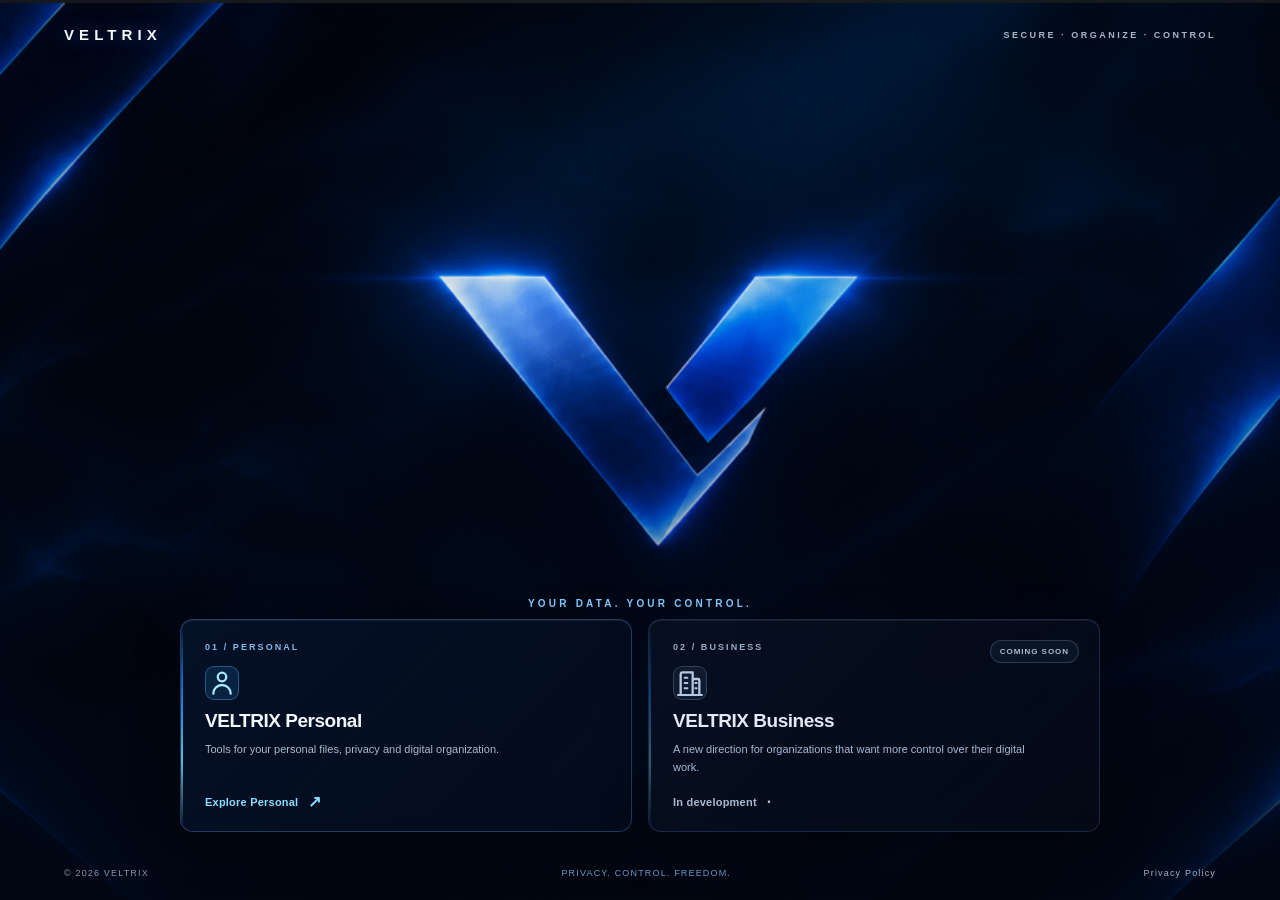
<file: index.html>
<!doctype html>
<html lang="de">
<head>
  <meta charset="utf-8">
  <meta name="viewport" content="width=device-width, initial-scale=1">
  <meta name="color-scheme" content="dark">
  <meta name="theme-color" content="#030817">
  <meta name="description" content="VELTRIX – sichere und kontrollierte digitale Lösungen für Personal und Business.">
  <title>VELTRIX – Your data. Your control.</title>
  <link rel="stylesheet" href="landing.css">
</head>
<body>
  <main class="landing">
    <div class="background-shade" aria-hidden="true"></div>

    <header class="topbar">
      <a class="wordmark" href="index.html" aria-label="VELTRIX Startseite">VELTRIX</a>
      <span class="top-label">SECURE · ORGANIZE · CONTROL</span>
    </header>

    <section class="choice-area" aria-labelledby="choice-title">
      <p class="eyebrow">YOUR DATA. YOUR CONTROL.</p>

      <div class="choice-grid">
        <a class="choice-card personal" href="personal.html">
          <span class="card-index">01 / PERSONAL</span>

          <span class="card-icon" aria-hidden="true">
            <svg viewBox="0 0 24 24" fill="none" xmlns="http://www.w3.org/2000/svg">
              <circle cx="12" cy="7.5" r="3.2" stroke="currentColor" stroke-width="1.7"/>
              <path d="M5.5 20C5.5 16.4 8.4 13.5 12 13.5C15.6 13.5 18.5 16.4 18.5 20" stroke="currentColor" stroke-width="1.7" stroke-linecap="round"/>
            </svg>
          </span>

          <span class="card-title">VELTRIX Personal</span>
          <span class="card-description">Tools for your personal files, privacy and digital organization.</span>
          <span class="card-action">Explore Personal <span aria-hidden="true">↗</span></span>
        </a>

        <article class="choice-card business" aria-label="VELTRIX Business – in development">
          <span class="card-index">02 / BUSINESS</span>

          <span class="card-icon" aria-hidden="true">
            <svg viewBox="0 0 24 24" fill="none" xmlns="http://www.w3.org/2000/svg">
              <path d="M5 21V5.5C5 4.7 5.7 4 6.5 4H14V21" stroke="currentColor" stroke-width="1.7" stroke-linejoin="round"/>
              <path d="M14 9H18C18.6 9 19 9.4 19 10V21" stroke="currentColor" stroke-width="1.7" stroke-linejoin="round"/>
              <path d="M8 8H10M8 12H10M8 16H10M16 12H17M16 16H17M3 21H21" stroke="currentColor" stroke-width="1.5" stroke-linecap="round"/>
            </svg>
          </span>

          <span class="card-title">VELTRIX Business</span>
          <span class="card-description">A new direction for organizations that want more control over their digital work.</span>
          <span class="card-action coming-soon">In development <span aria-hidden="true">·</span></span>
          <span class="soon-note">Coming soon</span>
        </article>
      </div>
    </section>

    <footer class="footer">
      <span>© 2026 VELTRIX</span>
      <span class="footer-motto">PRIVACY. CONTROL. FREEDOM.</span>
      <nav aria-label="Rechtliche Informationen">
        <a href="datenschutz.html">Privacy Policy</a>

      </nav>
    </footer>
  </main>
</body>
</html>
</file>
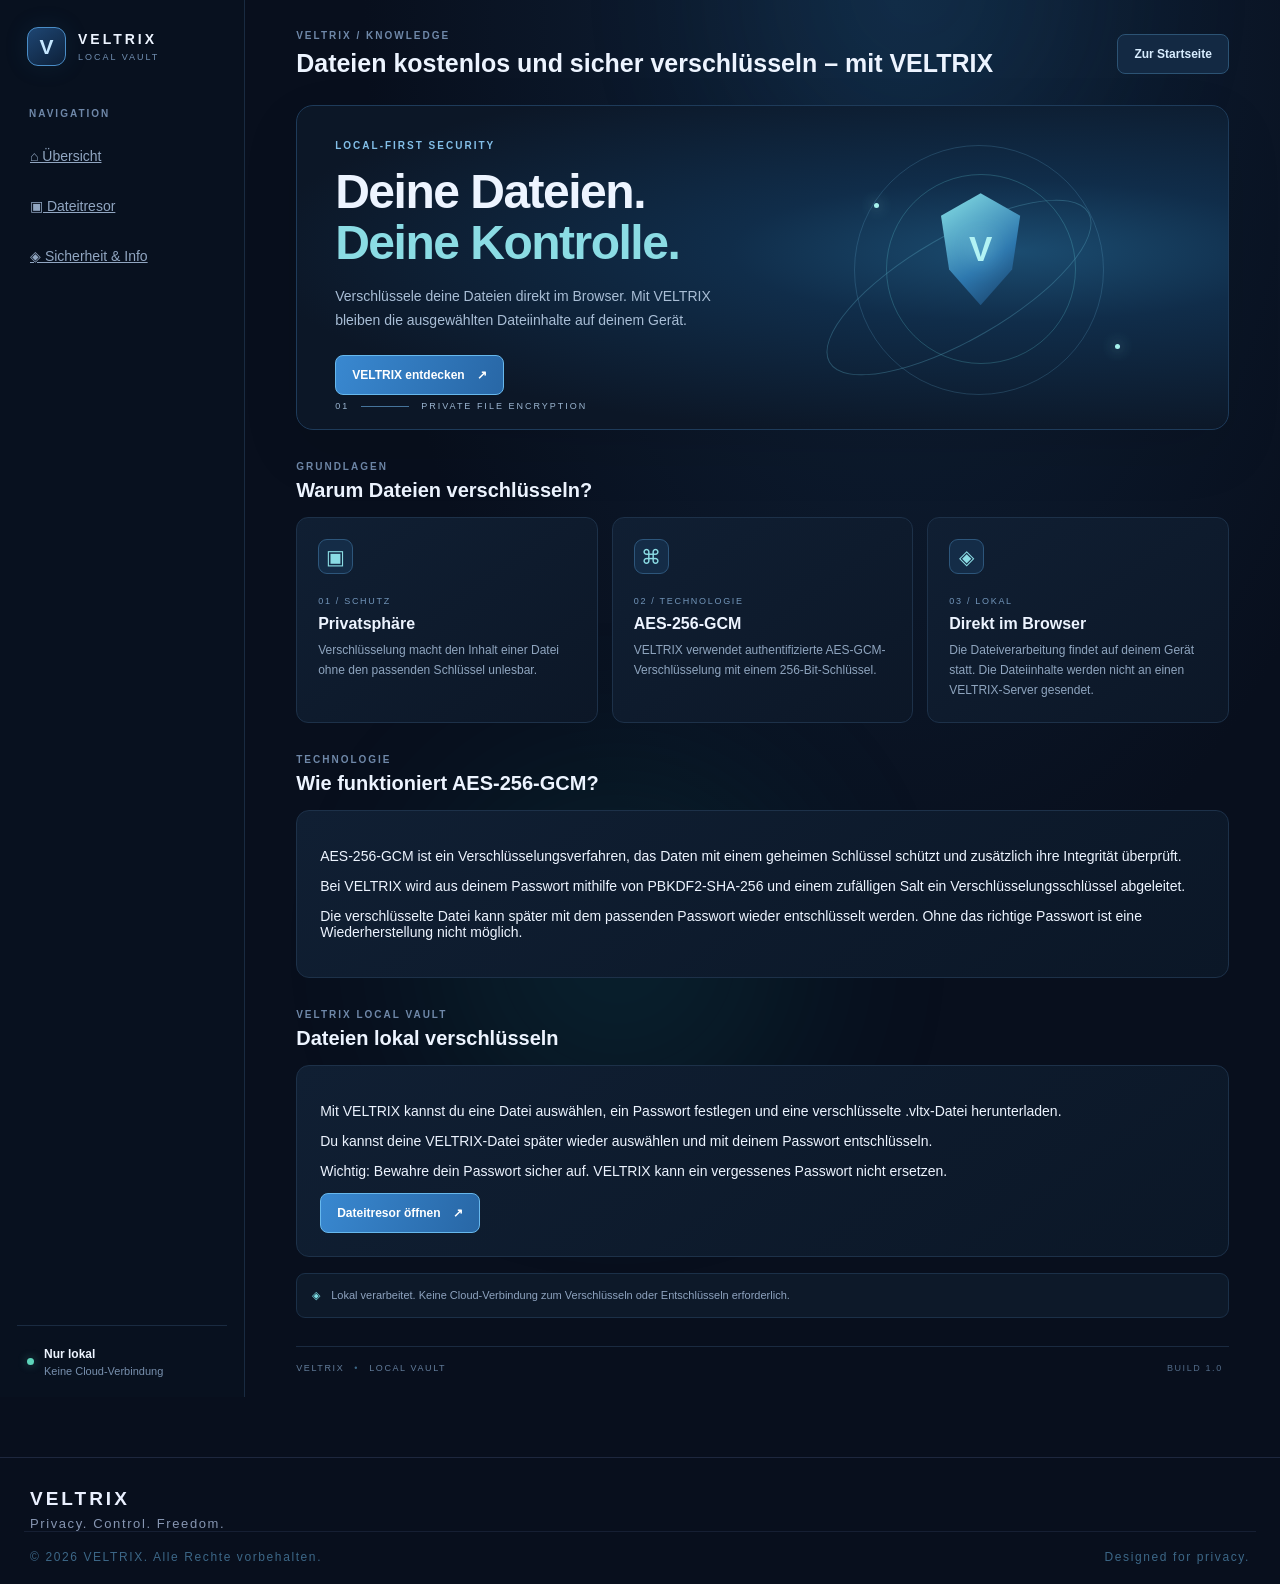
<file: dateien-verschluesseln.html>
<!doctype html>
<html lang="de">
<head>
  <meta charset="utf-8">
  <meta name="viewport" content="width=device-width, initial-scale=1">
  <meta name="color-scheme" content="dark">

  <title>Dateien verschlüsseln – VELTRIX Local Vault</title>

  <meta name="description" content="Dateien lokal verschlüsseln mit VELTRIX. Entdecke AES-256-GCM, passwortbasierte Verschlüsselung und einen privaten Dateitresor direkt im Browser.">

  <meta name="robots" content="index, follow">
  <link rel="canonical" href="https://veltrix-group.github.io/Veltrix/dateien-verschluesseln.html">

  <meta http-equiv="Content-Security-Policy" content="default-src 'self' blob: data:; script-src 'self'; style-src 'self'; img-src 'self' data:; connect-src 'self'; object-src 'none'; base-uri 'self'; form-action 'none'">

  <link rel="stylesheet" href="style.css">
</head>

<body>
  <div class="ambient ambient-one"></div>
  <div class="ambient ambient-two"></div>

  <div class="shell">
    <aside class="sidebar">
      <a class="brand" href="index.html" aria-label="VELTRIX Startseite">
        <span class="brand-mark">V</span>
        <span class="brand-copy">
          <strong>VELTRIX</strong>
          <small>LOCAL VAULT</small>
        </span>
      </a>

      <div class="nav-caption">NAVIGATION</div>
      <a class="nav-item" href="index.html">⌂ Übersicht</a>
      <a class="nav-item" href="index.html#view-vault">▣ Dateitresor</a>
      <a class="nav-item" href="index.html#view-privacy">◈ Sicherheit & Info</a>

      <div class="sidebar-bottom">
        <span class="status-dot"></span>
        <div>
          <strong>Nur lokal</strong>
          <small>Keine Cloud-Verbindung</small>
        </div>
      </div>
    </aside>

    <main class="main">
      <header class="topbar">
        <div>
          <div class="eyebrow">VELTRIX / KNOWLEDGE</div>
          <h1>Dateien kostenlos und sicher verschlüsseln – mit VELTRIX</h1>
        </div>
        <div class="top-actions">
          <a class="button button-secondary" href="index.html">Zur Startseite</a>
        </div>
      </header>

      <section class="view active">
        <div class="hero">
          <div class="hero-copy">
            <div class="eyebrow hero-eyebrow">LOCAL-FIRST SECURITY</div>
            <h2>Deine Dateien.<br><em>Deine Kontrolle.</em></h2>
            <p>
              Verschlüssele deine Dateien direkt im Browser.
              Mit VELTRIX bleiben die ausgewählten Dateiinhalte
              auf deinem Gerät.
            </p>
            <a class="button button-primary" href="index.html">
              VELTRIX entdecken <span>↗</span>
            </a>
          </div>

          <div class="hero-art" aria-hidden="true">
            <div class="halo halo-a"></div>
            <div class="halo halo-b"></div>
            <div class="orbit"></div>
            <div class="gem"><span>V</span></div>
            <div class="spark spark-a"></div>
            <div class="spark spark-b"></div>
          </div>

          <div class="hero-foot">
            <span>01</span>
            <span class="hero-line"></span>
            <span>PRIVATE FILE ENCRYPTION</span>
          </div>
        </div>

        <div class="section-head">
          <div>
            <div class="eyebrow">GRUNDLAGEN</div>
            <h3>Warum Dateien verschlüsseln?</h3>
          </div>
        </div>

        <div class="feature-grid">
          <div class="feature-card static-card">
            <span class="feature-icon">▣</span>
            <span class="feature-tag">01 / SCHUTZ</span>
            <h4>Privatsphäre</h4>
            <p>Verschlüsselung macht den Inhalt einer Datei ohne den passenden Schlüssel unlesbar.</p>
          </div>

          <div class="feature-card static-card">
            <span class="feature-icon">⌘</span>
            <span class="feature-tag">02 / TECHNOLOGIE</span>
            <h4>AES-256-GCM</h4>
            <p>VELTRIX verwendet authentifizierte AES-GCM-Verschlüsselung mit einem 256-Bit-Schlüssel.</p>
          </div>

          <div class="feature-card static-card">
            <span class="feature-icon">◈</span>
            <span class="feature-tag">03 / LOKAL</span>
            <h4>Direkt im Browser</h4>
            <p>Die Dateiverarbeitung findet auf deinem Gerät statt. Die Dateiinhalte werden nicht an einen VELTRIX-Server gesendet.</p>
          </div>
        </div>

        <div class="section-head">
          <div>
            <div class="eyebrow">TECHNOLOGIE</div>
            <h3>Wie funktioniert AES-256-GCM?</h3>
          </div>
        </div>

        <div class="panel">
          <p>
            AES-256-GCM ist ein Verschlüsselungsverfahren, das
            Daten mit einem geheimen Schlüssel schützt und
            zusätzlich ihre Integrität überprüft.
          </p>
          <p>
            Bei VELTRIX wird aus deinem Passwort mithilfe von
            PBKDF2-SHA-256 und einem zufälligen Salt ein
            Verschlüsselungsschlüssel abgeleitet.
          </p>
          <p>
            Die verschlüsselte Datei kann später mit dem
            passenden Passwort wieder entschlüsselt werden.
            Ohne das richtige Passwort ist eine Wiederherstellung
            nicht möglich.
          </p>
        </div>

        <div class="section-head">
          <div>
            <div class="eyebrow">VELTRIX LOCAL VAULT</div>
            <h3>Dateien lokal verschlüsseln</h3>
          </div>
        </div>

        <div class="panel">
          <p>
            Mit VELTRIX kannst du eine Datei auswählen,
            ein Passwort festlegen und eine verschlüsselte
            .vltx-Datei herunterladen.
          </p>
          <p>
            Du kannst deine VELTRIX-Datei später wieder auswählen
            und mit deinem Passwort entschlüsseln.
          </p>
          <p>
            Wichtig: Bewahre dein Passwort sicher auf.
            VELTRIX kann ein vergessenes Passwort nicht ersetzen.
          </p>
          <a class="button button-primary" href="index.html">
            Dateitresor öffnen <span>↗</span>
          </a>
        </div>

        <div class="processing-note">
          <span>◈</span>
          Lokal verarbeitet. Keine Cloud-Verbindung zum
          Verschlüsseln oder Entschlüsseln erforderlich.
        </div>

        <footer>
          VELTRIX <span>•</span> LOCAL VAULT
          <span class="footer-right">BUILD 1.0</span>
        </footer>
      </section>
    </main>
  </div>

  <footer class="veltrix-footer">
    <div class="footer-brand">
      <span class="footer-logo">VELTRIX</span>
      <span class="footer-tagline">Privacy. Control. Freedom.</span>
    </div>
    <div class="footer-bottom">
      <span>© 2026 VELTRIX. Alle Rechte vorbehalten.</span>
      <span>Designed for privacy.</span>
    </div>
  </footer>
</body>
</html>
</file>
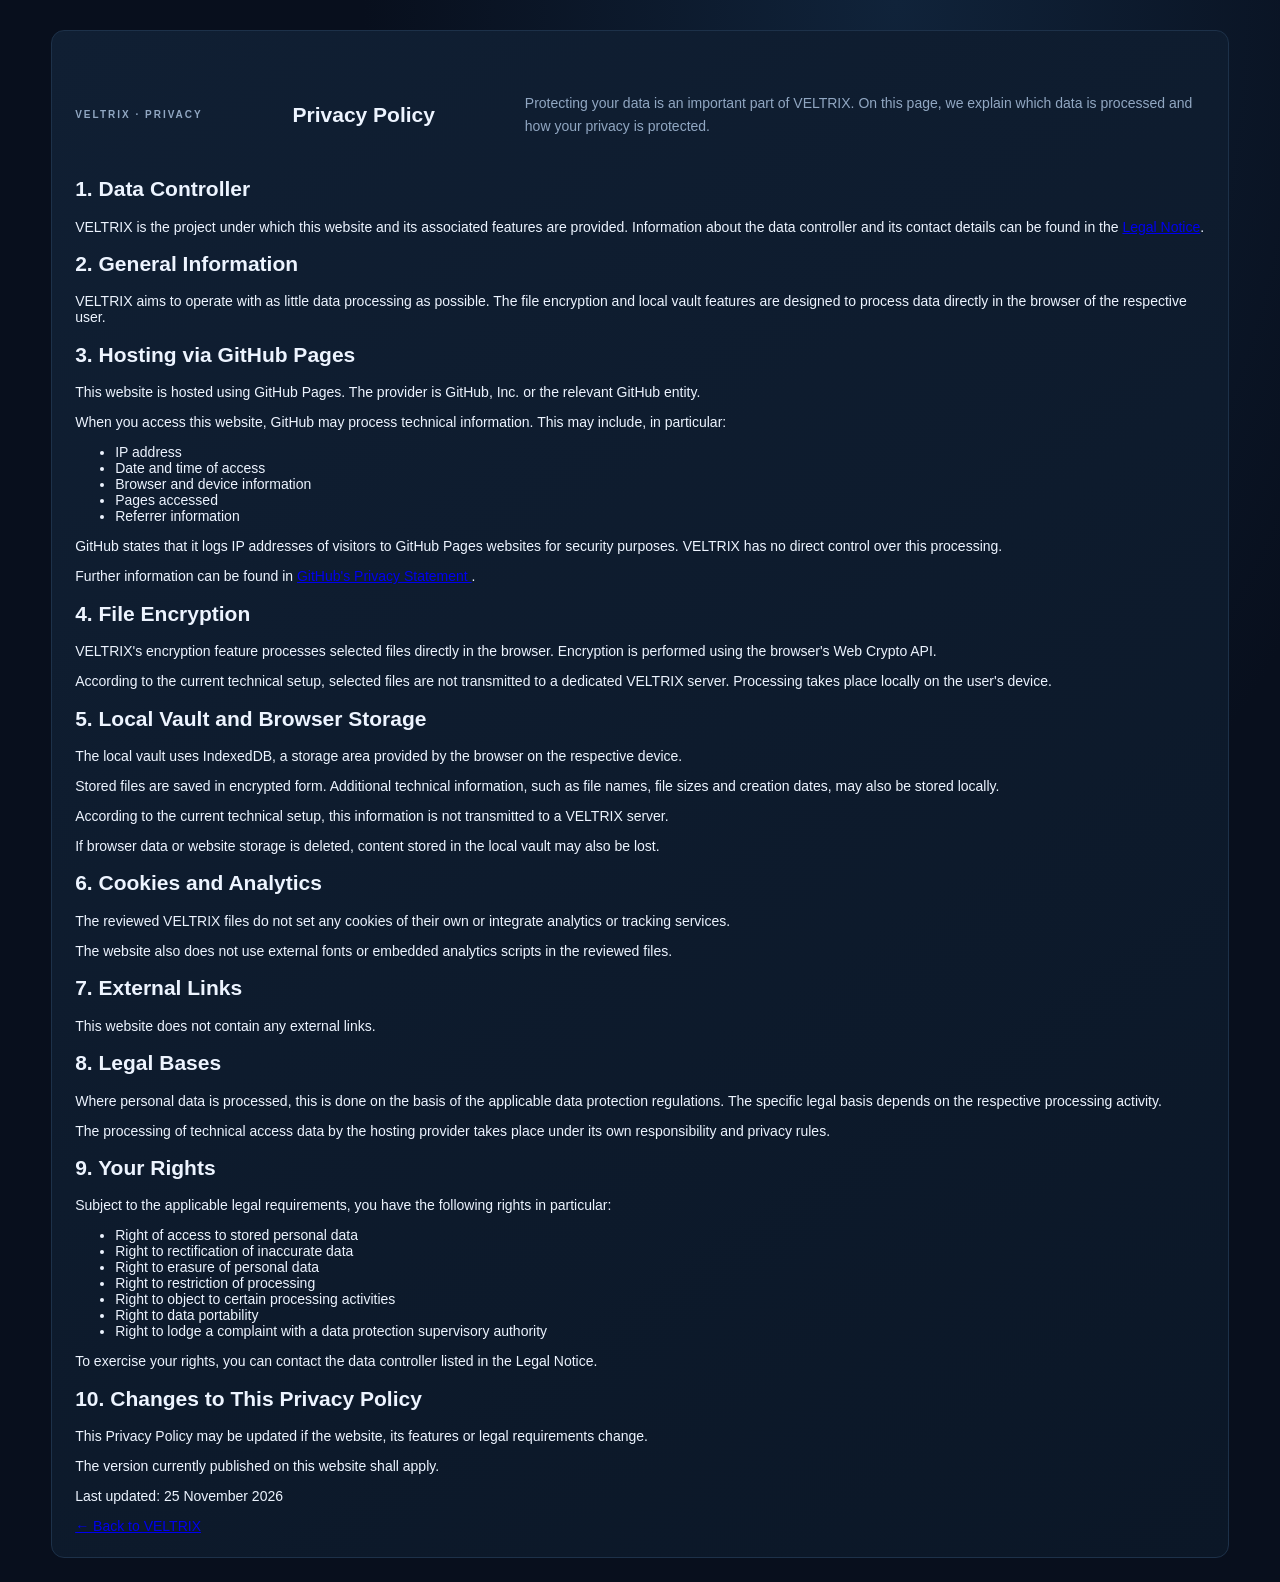
<file: datenschutz.html>
<!DOCTYPE html>
<html lang="en">
<head>
    <meta charset="UTF-8">
    <meta name="viewport" content="width=device-width, initial-scale=1.0">

    <meta name="description" content="VELTRIX Privacy Policy. Information about the processing of personal data and data protection.">

    <meta http-equiv="Content-Security-Policy" content="default-src 'self' blob: data:; script-src 'self'; style-src 'self'; img-src 'self' data:; connect-src 'self'; object-src 'none'; base-uri 'self'; form-action 'none'">

    <title>Privacy Policy | VELTRIX</title>

    <link rel="stylesheet" href="style.css">
</head>

<body>

    <div class="shell">

        <main class="main">

            <section class="panel">

                <div class="page-intro">
                    <p class="eyebrow">VELTRIX · PRIVACY</p>
                    <h1>Privacy Policy</h1>
                    <p>
                        Protecting your data is an important part of
                        VELTRIX. On this page, we explain which data
                        is processed and how your privacy is protected.
                    </p>
                </div>

                <div class="legal-content">

                    <h2>1. Data Controller</h2>
                    <p>
                        VELTRIX is the project under which this website
                        and its associated features are provided.
                        Information about the data controller and its
                        contact details can be found in the
                        <a href="impressum.html">Legal Notice</a>.
                    </p>

                    <h2>2. General Information</h2>
                    <p>
                        VELTRIX aims to operate with as little data
                        processing as possible. The file encryption
                        and local vault features are designed to
                        process data directly in the browser of
                        the respective user.
                    </p>

                    <h2>3. Hosting via GitHub Pages</h2>
                    <p>
                        This website is hosted using GitHub Pages.
                        The provider is GitHub, Inc. or the
                        relevant GitHub entity.
                    </p>

                    <p>
                        When you access this website, GitHub may
                        process technical information.
                        This may include, in particular:
                    </p>

                    <ul>
                        <li>IP address</li>
                        <li>Date and time of access</li>
                        <li>Browser and device information</li>
                        <li>Pages accessed</li>
                        <li>Referrer information</li>
                    </ul>

                    <p>
                        GitHub states that it logs IP addresses of
                        visitors to GitHub Pages websites for security
                        purposes. VELTRIX has no direct control over
                        this processing.
                    </p>

                    <p>
                        Further information can be found in
                        <a href="https://docs.github.com/en/site-policy/privacy-policies/github-general-privacy-statement"
                           target="_blank"
                           rel="noopener noreferrer">
                            GitHub's Privacy Statement
                        </a>.
                    </p>

                    <h2>4. File Encryption</h2>
                    <p>
                        VELTRIX's encryption feature processes
                        selected files directly in the browser.
                        Encryption is performed using the browser's
                        Web Crypto API.
                    </p>

                    <p>
                        According to the current technical setup,
                        selected files are not transmitted to a
                        dedicated VELTRIX server. Processing takes
                        place locally on the user's device.
                    </p>

                    <h2>5. Local Vault and Browser Storage</h2>
                    <p>
                        The local vault uses IndexedDB, a storage
                        area provided by the browser on the
                        respective device.
                    </p>

                    <p>
                        Stored files are saved in encrypted form.
                        Additional technical information, such as
                        file names, file sizes and creation dates,
                        may also be stored locally.
                    </p>

                    <p>
                        According to the current technical setup,
                        this information is not transmitted to
                        a VELTRIX server.
                    </p>

                    <p>
                        If browser data or website storage is deleted,
                        content stored in the local vault may also
                        be lost.
                    </p>

                    <h2>6. Cookies and Analytics</h2>
                    <p>
                        The reviewed VELTRIX files do not set any
                        cookies of their own or integrate analytics
                        or tracking services.
                    </p>

                    <p>
                        The website also does not use external fonts
                        or embedded analytics scripts in the
                        reviewed files.
                    </p>

                    <h2>7. External Links</h2>
                    <p>
                        This website does not contain any external links.
                    </p>

                    <h2>8. Legal Bases</h2>
                    <p>
                        Where personal data is processed, this is
                        done on the basis of the applicable data
                        protection regulations.
                        The specific legal basis depends on
                        the respective processing activity.
                    </p>

                    <p>
                        The processing of technical access data
                        by the hosting provider takes place under
                        its own responsibility and privacy rules.
                    </p>

                    <h2>9. Your Rights</h2>
                    <p>
                        Subject to the applicable legal requirements,
                        you have the following rights in particular:
                    </p>

                    <ul>
                        <li>Right of access to stored personal data</li>
                        <li>Right to rectification of inaccurate data</li>
                        <li>Right to erasure of personal data</li>
                        <li>Right to restriction of processing</li>
                        <li>Right to object to certain processing activities</li>
                        <li>Right to data portability</li>
                        <li>Right to lodge a complaint with a data protection supervisory authority</li>
                    </ul>

                    <p>
                        To exercise your rights, you can contact
                        the data controller listed in the Legal Notice.
                    </p>

                    <h2>10. Changes to This Privacy Policy</h2>
                    <p>
                        This Privacy Policy may be updated if the
                        website, its features or legal requirements
                        change.
                    </p>

                    <p>
                        The version currently published on this
                        website shall apply.
                    </p>

                    <p class="legal-date">
                        Last updated: 25 November 2026
                    </p>

                </div>

                <div class="legal-footer">
                    <a href="index.html">← Back to VELTRIX</a>
                </div>

            </section>

        </main>

    </div>

</body>
</html>
</file>
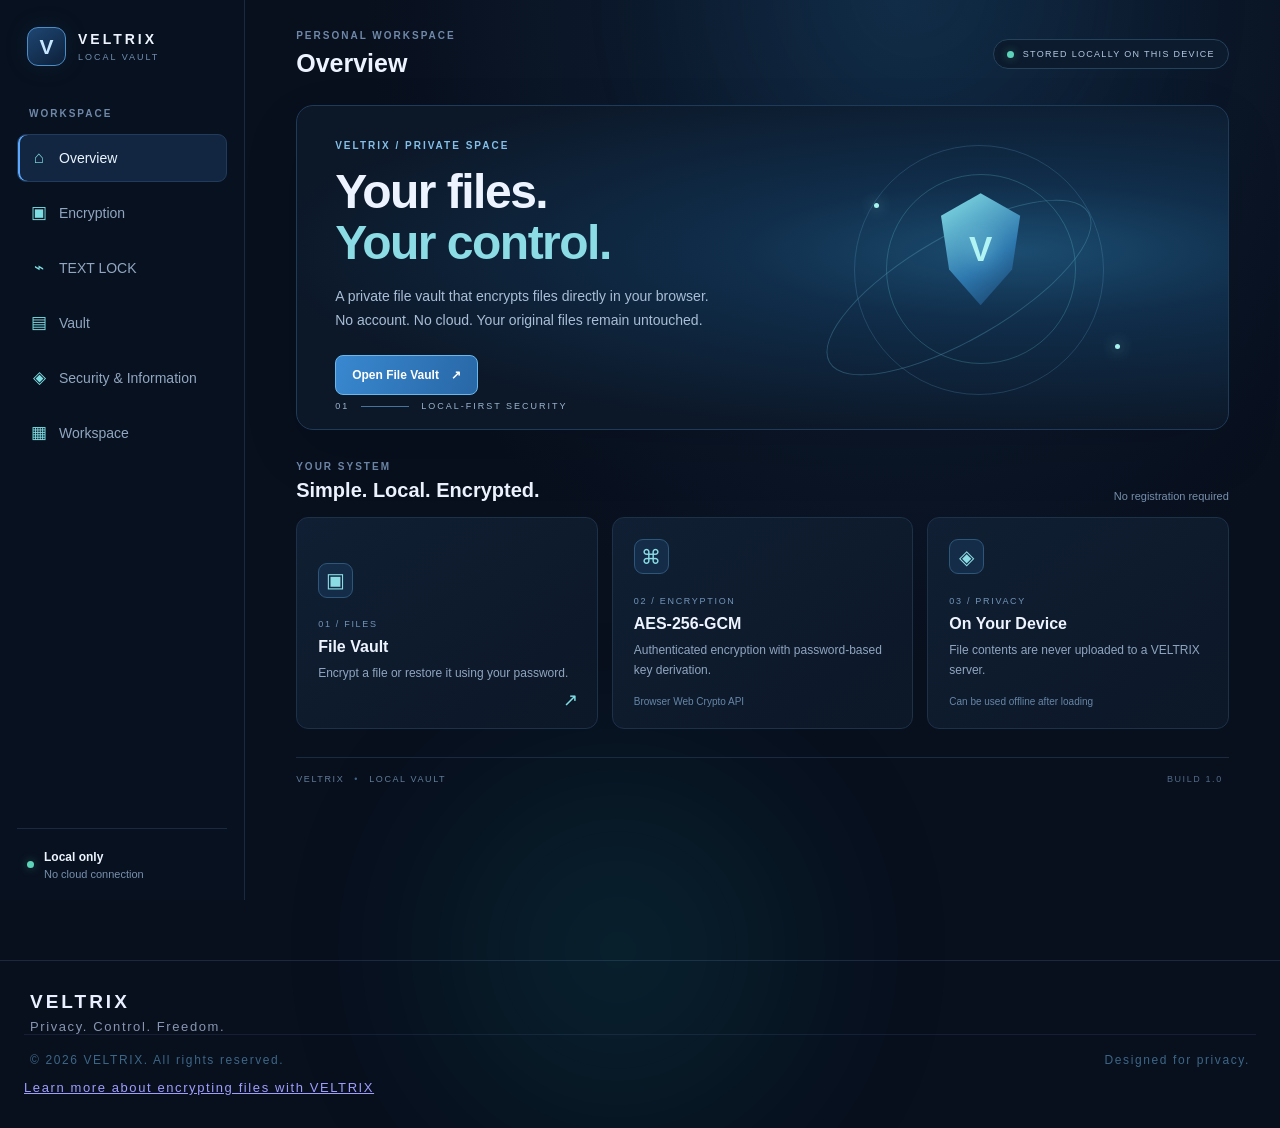
<file: personal.html>
<!doctype html>
<html lang="en">
<head>
  <link rel="icon" type="image/png" href="logo.png">
  <meta charset="utf-8">
  <meta name="viewport" content="width=device-width, initial-scale=1">
  <meta name="color-scheme" content="dark">

  <title>VELTRIX – Local Tools</title>

  <meta name="description" content="VELTRIX provides local file management and encryption directly on your device.">

  <meta name="robots" content="index, follow">

  <meta http-equiv="Content-Security-Policy" content="default-src 'self' blob: data:; script-src 'self'; style-src 'self'; img-src 'self' data:; connect-src 'self'; object-src 'none'; base-uri 'self'; form-action 'none'">

  <link rel="stylesheet" href="style.css">
  <script src="app.js" defer></script>
</head>

<body>
  <div class="ambient ambient-one"></div>
  <div class="ambient ambient-two"></div>

  <div class="shell">

    <aside class="sidebar">
      <a class="brand" href="#home" aria-label="VELTRIX Overview">
        <span class="brand-mark">V</span>
        <span class="brand-copy">
          <strong>VELTRIX</strong>
          <small>LOCAL VAULT</small>
        </span>
      </a>

      <div class="nav-caption">WORKSPACE</div>

      <button class="nav-item active" data-view="home">
        <span class="nav-symbol">⌂</span> Overview
      </button>

      <button class="nav-item" data-view="vault">
        <span class="nav-symbol">▣</span> Encryption
      </button>

      <button class="nav-item" data-view="text-lock">
        <span class="nav-symbol">⌁</span> TEXT LOCK
      </button>

      <button class="nav-item" data-view="safe">
        <span class="nav-symbol">▤</span> Vault
      </button>

      <button class="nav-item" data-view="privacy">
        <span class="nav-symbol">◈</span> Security & Information
      </button>

      <button class="nav-item" data-view="workspace">
        <span class="nav-symbol">▦</span> Workspace
      </button>
      
      <div class="sidebar-bottom">
        <span class="status-dot"></span>
        <div>
          <strong>Local only</strong>
          <small>No cloud connection</small>
        </div>
      </div>
    </aside>

    <main class="main">

      <header class="topbar">
        <div>
          <div class="eyebrow">PERSONAL WORKSPACE</div>
          <h1 id="page-title">Overview</h1>
        </div>

        <div class="top-actions">
          

          <div class="local-badge">
            <span class="status-dot"></span>
            STORED LOCALLY ON THIS DEVICE
          </div>
        </div>
      </header>

      <!-- HOME -->
      <section class="view active" id="view-home">

        <div class="hero">
          <div class="hero-copy">
            <div class="eyebrow hero-eyebrow">VELTRIX / PRIVATE SPACE</div>

            <h2>Your files.<br><em>Your control.</em></h2>

            <p>
              A private file vault that encrypts files directly in your
              browser. No account. No cloud.
              Your original files remain untouched.
            </p>

            <button class="button button-primary" data-go="vault">
              Open File Vault <span>↗</span>
            </button>
          </div>

          <div class="hero-art" aria-hidden="true">
            <div class="halo halo-a"></div>
            <div class="halo halo-b"></div>
            <div class="orbit"></div>
            <div class="gem"><span>V</span></div>
            <div class="spark spark-a"></div>
            <div class="spark spark-b"></div>
          </div>

          <div class="hero-foot">
            <span>01</span>
            <span class="hero-line"></span>
            <span>LOCAL-FIRST SECURITY</span>
          </div>
        </div>

        <div class="section-head">
          <div>
            <div class="eyebrow">YOUR SYSTEM</div>
            <h3>Simple. Local. Encrypted.</h3>
          </div>
          <span class="quiet">No registration required</span>
        </div>

        <div class="feature-grid">

          <button class="feature-card" data-go="vault">
            <span class="feature-icon">▣</span>
            <span class="feature-tag">01 / FILES</span>
            <h4>File Vault</h4>
            <p>Encrypt a file or restore it using your password.</p>
            <span class="card-arrow">↗</span>
          </button>

          <div class="feature-card static-card">
            <span class="feature-icon">⌘</span>
            <span class="feature-tag">02 / ENCRYPTION</span>
            <h4>AES-256-GCM</h4>
            <p>Authenticated encryption with password-based key derivation.</p>
            <span class="card-footnote">Browser Web Crypto API</span>
          </div>

          <div class="feature-card static-card">
            <span class="feature-icon">◈</span>
            <span class="feature-tag">03 / PRIVACY</span>
            <h4>On Your Device</h4>
            <p>File contents are never uploaded to a VELTRIX server.</p>
            <span class="card-footnote">Can be used offline after loading</span>
          </div>

        </div>

        <footer>
          VELTRIX <span>•</span> LOCAL VAULT
          <span class="footer-right">BUILD 1.0</span>
        </footer>
      </section>

      <!-- ENCRYPTION -->
      <section class="view" id="view-vault">

        <div class="page-intro">
          <div>
            <div class="eyebrow">PRIVATE STORAGE</div>
            <h2>File Vault</h2>
            <p>
              Create an encrypted <strong>.vltx</strong> copy
              or decrypt a file you have previously created with VELTRIX.
            </p>
          </div>
          <div class="intro-icon">▣</div>
        </div>

        <div class="vault-grid">

          <article class="panel">
            <div class="panel-title">
              <span class="step-number">01</span>
              <div>
                <h3>Encrypt a File</h3>
                <p>Select the file you want to protect.</p>
              </div>
            </div>

            <label for="encrypt-file">File</label>
            <input id="encrypt-file" type="file">

            <label for="encrypt-password">Password</label>
            <input id="encrypt-password" type="password"
                   autocomplete="new-password"
                   placeholder="At least 12 characters"
                   minlength="12">

            <div class="password-hint">
              Use a long, unique password.
            </div>

            <button id="encrypt-button"
                    class="button button-primary button-full">
              <span>Encrypt & Download</span>
              <span>↓</span>
            </button>

            <div id="encrypt-status"
                 class="status-message"
                 role="status"
                 aria-live="polite"></div>
          </article>

          <article class="panel">
            <div class="panel-title">
              <span class="step-number step-muted">02</span>
              <div>
                <h3>Decrypt a File</h3>
                <p>Restore your original file using your password.</p>
              </div>
            </div>

            <label for="decrypt-file">VELTRIX File (.vltx)</label>
            <input id="decrypt-file" type="file"
                   accept=".vltx,application/octet-stream">

            <label for="decrypt-password">Password</label>
            <input id="decrypt-password" type="password"
                   autocomplete="current-password"
                   placeholder="Enter your password">

            <div class="password-hint">
              Only the selected file is processed.
            </div>

            <button id="decrypt-button"
                    class="button button-secondary button-full">
              <span>Decrypt & Download</span>
              <span>↓</span>
            </button>

            <div id="decrypt-status"
                 class="status-message"
                 role="status"
                 aria-live="polite"></div>
          </article>

        </div>

        <div class="processing-note">
          <span>◈</span>
          Processing takes place directly in your browser.
          No network connection is required to encrypt
          or decrypt files.
        </div>
      </section>

      <!-- TEXT LOCK -->
      <section class="view" id="view-text-lock">

        <div class="page-intro">
          <div>
            <div class="eyebrow">VELTRIX / TEXT LOCK</div>
            <h2>Encrypt Text</h2>
            <p>Encrypt short messages directly in your browser.</p>
          </div>
          <div class="intro-icon">⌁</div>
        </div>

        <div class="vault-grid">

          <article class="panel">
            <div class="panel-title">
              <span class="step-number">01</span>
              <div>
                <h3>Encrypt Text</h3>
                <p>Protect your message with a password.</p>
              </div>
            </div>

            <label for="text-lock-input">Your Text</label>
            <textarea id="text-lock-input" rows="6"
              placeholder="Write your message here ..."></textarea>

            <label for="text-lock-encrypt-password">Encryption Password</label>
            <input id="text-lock-encrypt-password" type="password"
              placeholder="At least 12 characters" minlength="12">

            <button id="text-lock-encrypt-button"
              class="button button-primary button-full">
              Encrypt Text
            </button>

            <label for="text-lock-encrypted-output">Encrypted Text</label>
            <textarea id="text-lock-encrypted-output" rows="6"
              placeholder="Your encrypted result will appear here ..." readonly></textarea>

            <button id="text-lock-copy-button"
              class="button button-secondary button-full" type="button">
              Copy Text
            </button>

            <div id="text-lock-encrypt-status"
              class="status-message" role="status"></div>
          </article>

          <article class="panel">
            <div class="panel-title">
              <span class="step-number step-muted">02</span>
              <div>
                <h3>Decrypt Text</h3>
                <p>Restore your original message.</p>
              </div>
            </div>

            <label for="text-lock-cipher-input">Encrypted Text</label>
            <textarea id="text-lock-cipher-input" rows="6"
              placeholder="Paste encrypted text here ..."></textarea>

            <label for="text-lock-decrypt-password">Password</label>
            <input id="text-lock-decrypt-password" type="password"
              placeholder="Enter your password">

            <button id="text-lock-decrypt-button"
              class="button button-secondary button-full">
              Decrypt Text
            </button>

            <label for="text-lock-decrypted-output">Decrypted Text</label>
            <textarea id="text-lock-decrypted-output" rows="6"
              placeholder="Your message will appear here ..." readonly></textarea>

            <div id="text-lock-decrypt-status"
              class="status-message" role="status"></div>
          </article>

        </div>

        <div class="processing-note">
          <span>◈</span>
          Your messages are processed locally in your browser.
        </div>

      </section>

      <!-- VAULT -->
      <section class="view" id="view-safe">

        <div class="page-intro">
          <div>
            <div class="eyebrow">PRIVATE FILE STORAGE</div>
            <h2>Your Vault</h2>
            <p>
              Add files. They are encrypted locally before being stored
              and remain in this browser on this device.
            </p>
          </div>
          <div class="intro-icon">▤</div>
        </div>

        <!-- FREE VAULT -->
        <div class="panel vault-manager">

          <div class="panel-title">
            <span class="step-number">01</span>
            <div>
              <h3>Your Personal Vault</h3>
              <p>The trusted VELTRIX feature for your local storage.</p>
            </div>
          </div>

          <label for="safe-files">Select Files</label>
          <input id="safe-files" type="file" multiple>

          <label for="safe-password">Vault Password</label>
          <input id="safe-password" type="password"
                 autocomplete="new-password"
                 placeholder="At least 12 characters"
                 minlength="12">

          <button id="safe-add"
                  class="button button-primary button-full">
            <span>Encrypt & Save to Vault</span>
            <span>＋</span>
          </button>

          <div id="safe-status"
               class="status-message"
               role="status"
               aria-live="polite"></div>
        </div>

        <div class="section-head vault-list-head">
          <div>
            <div class="eyebrow">YOUR STORAGE</div>
            <h3>Stored Files</h3>
          </div>
          <button id="safe-refresh"
                  class="button button-secondary">
            Refresh ↻
          </button>
        </div>

        <div id="safe-list" class="safe-list">
          <div class="empty-state">
            Your vault is empty. Add a file above to get started.
          </div>
        </div>

        <div class="processing-note">
          <span>◈</span>
          Vault files are stored in encrypted form in this browser
          (IndexedDB). Clearing browser data may
          permanently delete locally stored vault files.
        </div>

      </section>

      <!-- WORKSPACE -->
      <section class="view" id="view-workspace">

        <div class="page-intro">
          <div>
            <div class="eyebrow">VELTRIX / WORKSPACE</div>
            <h2>Local Workspace</h2>
            <p>
              A standalone VELTRIX product.
              A new approach to a local digital workspace –
              with privacy and control at its core.
            </p>
          </div>
          <div class="intro-icon">▦</div>
        </div>

        <div class="hero">
          <div class="hero-copy">
            <div class="eyebrow hero-eyebrow">INTRODUCING / WORKSPACE</div>

            <h2>Your workspace.<br><em>Your control.</em></h2>

            <p>
              Discover the VELTRIX Local Workspace:
              a standalone product that takes the concept
              of local and controlled work even further.
            </p>

            <span class="button button-secondary">
              More information coming soon
            </span>
          </div>

          <div class="hero-art" aria-hidden="true">
            <div class="halo halo-a"></div>
            <div class="halo halo-b"></div>
            <div class="orbit"></div>
            <div class="gem"><span>V</span></div>
            <div class="spark spark-a"></div>
            <div class="spark spark-b"></div>
          </div>

          <div class="hero-foot">
            <span>01</span>
            <span class="hero-line"></span>
            <span>VELTRIX LOCAL WORKSPACE</span>
          </div>
        </div>

        <div class="section-head">
          <div>
            <div class="eyebrow">THE PRODUCT</div>
            <h3>A new part of VELTRIX.</h3>
          </div>
          <span class="quiet">More details in preparation</span>
        </div>

        <div class="feature-grid">

          <div class="feature-card static-card">
            <span class="feature-icon">▦</span>
            <span class="feature-tag">01 / WORKSPACE</span>
            <h4>Dedicated Workspace</h4>
            <p>
              A standalone product within the VELTRIX ecosystem.
            </p>
          </div>

          <div class="feature-card static-card">
            <span class="feature-icon">◈</span>
            <span class="feature-tag">02 / PRIVACY</span>
            <h4>Privacy at Its Core</h4>
            <p>
              Local control and a thoughtful approach to handling your data
              are at the heart of the concept.
            </p>
          </div>

          <div class="feature-card static-card">
            <span class="feature-icon">⌘</span>
            <span class="feature-tag">03 / RELEASE</span>
            <h4>More Information</h4>
            <p>
              Features, system requirements and release details
              will be announced at a later date.
            </p>
            <span class="card-footnote">In preparation</span>
          </div>

        </div>

        <div class="processing-note">
          <span>◈</span>
          The Local Workspace is not yet available for download.
        </div>

      </section>

      <!-- PRIVACY -->
      <section class="view" id="view-privacy">

        <div class="page-intro">
          <div>
            <div class="eyebrow">DEVICE & PRIVACY</div>
            <h2>Security & Information</h2>
            <p>An overview of the key features of VELTRIX.</p>
          </div>
          <div class="intro-icon">◈</div>
        </div>

        <div class="info-list">

          <article>
            <span class="info-check">✓</span>
            <div>
              <h3>Local Processing</h3>
              <p>The selected file is processed directly in your browser and is not sent to a VELTRIX server.</p>
            </div>
          </article>

          <article>
            <span class="info-check">✓</span>
            <div>
              <h3>AES-256-GCM</h3>
              <p>File contents are protected using authenticated AES-GCM encryption.</p>
            </div>
          </article>

          <article>
            <span class="info-check">✓</span>
            <div>
              <h3>Password-Based Key</h3>
              <p>PBKDF2-SHA-256 and a random salt derive the encryption key from your password.</p>
            </div>
          </article>

          <article>
            <span class="info-check">✓</span>
            <div>
              <h3>Simple File Export</h3>
              <p>Encrypted and restored files are saved as downloads. Your selected original file remains unchanged.</p>
            </div>
          </article>

          <article class="info-legal-card">
            <a class="info-legal-link" href="impressum.html">
              <span class="info-check">✓</span>
              <div>
                <h3>Legal Notice</h3>
                <p>Information about the website operator, the website and contact details.</p>
                <span class="info-card-action">View Legal Notice ↗</span>
              </div>
            </a>
          </article>

          <article class="info-legal-card">
            <a class="info-legal-link" href="datenschutz.html">
              <span class="info-check">✓</span>
              <div>
                <h3>Privacy Policy</h3>
                <p>Find out how VELTRIX handles personal data and protects your privacy.</p>
                <span class="info-card-action">View Privacy Policy ↗</span>
              </div>
            </a>
          </article>

        </div>

      </section>

    </main>
  </div>

  <!-- GLOBAL FOOTER -->
  <footer class="veltrix-footer">

    <div class="footer-brand">
      <span class="footer-logo">VELTRIX</span>
      <span class="footer-tagline">Privacy. Control. Freedom.</span>
    </div>

    <div class="footer-bottom">
      <span>© 2026 VELTRIX. All rights reserved.</span>
      <span>Designed for privacy.</span>
    </div>

    <p>
      <a href="dateien-verschluesseln.html">
        Learn more about encrypting files with VELTRIX
      </a>
    </p>

  </footer>

</body>
</html>
</file>
<file: landing.css>
:root {
  color-scheme: dark;
  --white: #f4f8ff;
  --muted: #a7b9d2;
  --blue: #168bff;
  --cyan: #79dfff;
  --line: rgba(116, 174, 255, .28);
}

* { box-sizing: border-box; }

html, body { min-height: 100%; }

body {
  margin: 0;
  min-height: 100vh;
  background: #020714;
  color: var(--white);
  font-family: "Segoe UI", Arial, sans-serif;
}

.landing {
  position: relative;
  isolation: isolate;
  min-height: 100vh;
  display: flex;
  flex-direction: column;
  overflow: hidden;
  padding: 26px clamp(20px, 5vw, 76px) 22px;
  background-image: url("veltrix-background.png");
  background-position: center center;
  background-size: cover;
  background-repeat: no-repeat;
}

.background-shade {
  position: absolute;
  z-index: -1;
  inset: 0;
  background:
    linear-gradient(180deg, rgba(1, 6, 18, .16) 0%, rgba(1, 7, 20, .04) 34%, rgba(1, 7, 20, .30) 62%, rgba(1, 6, 17, .82) 100%),
    linear-gradient(90deg, rgba(1, 7, 20, .24), transparent 45%, rgba(1, 7, 20, .18));
}

.topbar {
  display: flex;
  align-items: center;
  justify-content: space-between;
  gap: 20px;
}

.wordmark {
  color: var(--white);
  text-decoration: none;
  font-size: 15px;
  font-weight: 800;
  letter-spacing: .34em;
  text-shadow: 0 0 18px rgba(28, 137, 255, .55);
}

.top-label {
  color: rgba(222, 237, 255, .76);
  font-size: 9px;
  font-weight: 600;
  letter-spacing: .28em;
}

.choice-area {
  width: min(920px, 100%);
  margin: auto auto 36px;
  padding-top: clamp(270px, 43vh, 430px);
  text-align: center;
}

.eyebrow {
  margin: 0 0 10px;
  color: #82caff;
  font-size: 10px;
  font-weight: 700;
  letter-spacing: .32em;
}

h1 {
  margin: 0;
  font-size: clamp(25px, 3.2vw, 40px);
  line-height: 1.15;
  letter-spacing: -.045em;
  text-shadow: 0 3px 24px rgba(0, 0, 0, .8);
}

.intro {
  margin: 12px 0 22px;
  color: #c1d2e8;
  font-size: 13px;
  line-height: 1.6;
  text-shadow: 0 2px 12px #000;
}

.choice-grid {
  display: grid;
  grid-template-columns: repeat(2, minmax(0, 1fr));
  gap: 16px;
  text-align: left;
}

.choice-card {
  position: relative;
  display: flex;
  min-height: 205px;
  flex-direction: column;
  align-items: flex-start;
  padding: 22px 24px 20px;
  overflow: hidden;
  border: 1px solid var(--line);
  border-radius: 13px;
  background: linear-gradient(135deg, rgba(5, 19, 42, .88), rgba(4, 12, 29, .78));
  box-shadow: 0 16px 48px rgba(0, 0, 0, .30), inset 0 1px rgba(255,255,255,.07);
  backdrop-filter: blur(13px);
  -webkit-backdrop-filter: blur(13px);
  color: inherit;
  text-decoration: none;
  transition: transform .22s ease, border-color .22s ease, background .22s ease, box-shadow .22s ease;
}

.choice-card::before {
  content: "";
  position: absolute;
  inset: 0 auto 0 0;
  width: 2px;
  background: linear-gradient(180deg, transparent, #168bff, #78e2ff, transparent);
  opacity: .8;
}

a.choice-card:hover {
  transform: translateY(-4px);
  border-color: rgba(87, 177, 255, .72);
  background: linear-gradient(135deg, rgba(8, 34, 69, .94), rgba(4, 14, 34, .88));
  box-shadow: 0 20px 55px rgba(0, 76, 170, .22), inset 0 1px rgba(255,255,255,.10);
}

.choice-card:focus-visible {
  outline: 2px solid var(--cyan);
  outline-offset: 4px;
}

.card-index {
  color: #83b9e8;
  font-size: 9px;
  font-weight: 700;
  letter-spacing: .23em;
}

.card-icon {
  display: grid;
  width: 34px;
  height: 34px;
  place-items: center;
  margin: 14px 0 10px;
  border: 1px solid rgba(103, 183, 255, .36);
  border-radius: 9px;
  background: rgba(25, 91, 157, .25);
  color: #a7eaff;
  font-size: 21px;
}

.card-title {
  font-size: 19px;
  font-weight: 700;
  letter-spacing: -.025em;
}

.card-description {
  max-width: 360px;
  margin-top: 8px;
  color: var(--muted);
  font-size: 11px;
  line-height: 1.65;
}

.card-action {
  display: flex;
  align-items: center;
  gap: 10px;
  margin-top: auto;
  padding-top: 17px;
  color: #8bdcff;
  font-size: 11px;
  font-weight: 700;
  letter-spacing: .02em;
}

.card-action span { font-size: 16px; }

.business {
  border-color: rgba(104, 151, 212, .22);
  background: linear-gradient(135deg, rgba(7, 16, 34, .84), rgba(4, 10, 23, .78));
}

.business::before { opacity: .36; }

.business .card-icon {
  color: #b6c8df;
  border-color: rgba(130, 160, 202, .28);
  background: rgba(61, 83, 117, .20);
}

.business .card-index { color: #9aacc5; }
.business .card-title { color: #e2eaf5; }
.business .card-action { color: #a9bad0; }

.soon-note {
  position: absolute;
  top: 20px;
  right: 20px;
  padding: 6px 9px;
  border: 1px solid rgba(145, 169, 201, .24);
  border-radius: 30px;
  color: #aabbd2;
  background: rgba(15, 29, 49, .6);
  font-size: 8px;
  font-weight: 700;
  letter-spacing: .12em;
  text-transform: uppercase;
}

.footer {
  display: flex;
  align-items: center;
  justify-content: space-between;
  gap: 16px;
  color: rgba(192, 211, 235, .70);
  font-size: 9px;
  letter-spacing: .13em;
}

.footer-motto { color: rgba(133, 190, 245, .84); }

.footer nav {
  display: flex;
  gap: 18px;
}

.footer a {
  color: rgba(205, 222, 244, .78);
  text-decoration: none;
  transition: color .18s ease;
}

.footer a:hover { color: white; }

@media (min-height: 900px) {
  .choice-area { padding-top: clamp(340px, 46vh, 500px); }
}

@media (max-width: 700px) {
  .landing {
    min-height: 100svh;
    padding: 20px 16px 17px;
    background-position: 50% center;
  }

  .top-label { font-size: 8px; letter-spacing: .16em; }
  .choice-area { padding-top: clamp(190px, 31vh, 300px); margin-bottom: 26px; }
  .intro { max-width: 330px; margin: 10px auto 17px; }
  .choice-grid { grid-template-columns: 1fr; gap: 11px; }
  .choice-card { min-height: 174px; padding: 17px 19px 16px; }
  .card-icon { margin: 9px 0 8px; }
  .card-action { padding-top: 12px; }
  .footer { flex-wrap: wrap; justify-content: center; text-align: center; gap: 10px 18px; }
  .footer nav { width: 100%; justify-content: center; }
}

@media (max-width: 380px) {
  .top-label { display: none; }
  .choice-area { padding-top: 175px; }
}
</file>
<file: style.css>
:root{--bg:#080f1d;--panel:#0d192b;--line:#1c304a;--text:#edf4ff;--muted:#8ea3bf;--blue:#5ca8ff;--cyan:#7de0e5}*{box-sizing:border-box}body{margin:0;background:radial-gradient(ellipse at 70% 0%,#10233a 0,transparent 42%),var(--bg);color:var(--text);font:14px 'Segoe UI',Arial,sans-serif;min-height:100vh}.ambient{position:fixed;width:340px;height:340px;border-radius:50%;filter:blur(100px);opacity:.12;pointer-events:none}.ambient-one{background:#2186c7;top:-180px;right:15%}.ambient-two{background:#12b6b7;bottom:-220px;left:35%}.shell{min-height:100vh;display:flex;position:relative}.sidebar{width:245px;flex-shrink:0;background:#091321eF;border-right:1px solid #192b41;padding:27px 17px 20px;display:flex;flex-direction:column;backdrop-filter:blur(18px)}.brand{display:flex;align-items:center;gap:12px;padding:0 10px 42px;color:inherit;text-decoration:none}.brand-mark{width:39px;height:39px;display:grid;place-items:center;border:1px solid #4a8dc7;border-radius:11px;background:linear-gradient(145deg,#1e4673,#0d2039);font-size:21px;font-weight:700;color:#c6e7ff;box-shadow:0 0 25px #27689b24}.brand-copy strong{display:block;letter-spacing:3px}.brand-copy small{display:block;font-size:9px;letter-spacing:2px;color:#7290b3;margin-top:5px}.nav-caption,.eyebrow{font-size:10px;letter-spacing:2px;color:#6f88a9;font-weight:700}.nav-caption{padding:0 12px 12px}.nav-item{font:inherit;color:#91a6c1;border:1px solid transparent;background:transparent;text-align:left;padding:13px 12px;border-radius:9px;cursor:pointer;margin:3px 0;display:flex;align-items:center;gap:11px;transition:.18s}.nav-item:hover,.nav-item.active{background:#132641;color:#eaf5ff;border-color:#213b5a}.nav-item.active{box-shadow:inset 2px 0 var(--blue)}.nav-symbol{width:18px;text-align:center;color:#7ddde3;font-size:17px}.sidebar-bottom{margin-top:auto;border-top:1px solid #1a2b41;padding:19px 10px 0;display:flex;align-items:center;gap:10px}.status-dot{width:7px;height:7px;background:#5dd4ba;border-radius:50%;display:inline-block;box-shadow:0 0 10px #5dd4ba66;flex-shrink:0}.sidebar-bottom strong{font-size:12px}.sidebar-bottom small{display:block;color:#7890ae;font-size:11px;margin-top:4px}.main{min-width:0;flex:1;padding:30px clamp(20px,4vw,60px) 24px;max-width:1600px;margin:0 auto;width:100%}.topbar{display:flex;justify-content:space-between;align-items:center;gap:15px;margin-bottom:27px}.topbar h1{font-size:25px;margin:8px 0 0}.top-actions{display:flex;align-items:center;gap:12px}.local-badge{border:1px solid #24435b;background:#0c1b2d;border-radius:30px;padding:9px 13px;color:#b3c8e2;font-size:9px;letter-spacing:1.3px;display:flex;align-items:center;gap:9px;white-space:nowrap}.hero{min-height:310px;position:relative;overflow:hidden;border:1px solid #1e3b5a;border-radius:17px;background:radial-gradient(ellipse at 77% 45%,#1b4c70,#102d4a 28%,#0c1727 75%);padding:34px 38px;display:flex;align-items:center;box-shadow:0 22px 60px #00000016}.hero-copy{position:relative;z-index:2;max-width:440px}.hero-eyebrow{color:#83bfe8}.hero h2{font-size:clamp(32px,4vw,48px);letter-spacing:-1.5px;line-height:1.06;margin:16px 0}.hero h2 em{font-style:normal;color:#8bdce4}.hero p{color:#a9bed6;line-height:1.7;max-width:390px;margin:0 0 23px}.button{display:inline-flex;align-items:center;justify-content:center;gap:12px;text-decoration:none;border:1px solid #67b8ed;background:linear-gradient(110deg,#3988d0,#2867a6);color:white;padding:12px 16px;border-radius:8px;font-weight:650;cursor:pointer;font-size:12px;transition:filter .15s,border-color .15s}.button:hover{filter:brightness(1.12)}.button-secondary{background:#132943;border-color:#2c5374;color:#d8edff}.button-full{width:100%;margin-top:22px}.hero-art{position:absolute;right:5%;top:0;width:44%;height:100%;min-width:230px}.halo{position:absolute;border:1px solid #6ab7dd35;border-radius:50%;left:20%;top:12%;width:250px;height:250px}.halo-b{left:28%;top:21%;width:190px;height:190px;border-color:#6adce43b}.orbit{position:absolute;border:1px solid #5cabc455;border-radius:50%;width:300px;height:105px;left:9%;top:40%;transform:rotate(-30deg)}.gem{position:absolute;left:40%;top:27%;width:90px;height:112px;clip-path:polygon(50% 0,94% 20%,85% 68%,50% 100%,15% 68%,6% 20%);background:linear-gradient(145deg,#8ae5e8,#2d77ae 60%,#15375b);display:grid;place-items:center;font-size:35px;font-weight:bold;color:#b2f3f4;text-shadow:0 0 25px #8bdce4}.spark{position:absolute;width:5px;height:5px;border-radius:50%;background:#a6f2ed;box-shadow:0 0 14px #8bdce4}.spark-a{left:25%;top:30%}.spark-b{right:15%;bottom:25%}.hero-foot{position:absolute;bottom:18px;left:38px;right:38px;display:flex;align-items:center;gap:12px;font-size:9px;letter-spacing:2px;color:#9bb5d0}.hero-line{height:1px;width:48px;background:#46749b}.section-head{display:flex;justify-content:space-between;align-items:end;margin:31px 0 15px}.section-head h3{margin:7px 0 0;font-size:20px}.quiet{font-size:11px;color:#7890ac}.feature-grid{display:grid;grid-template-columns:repeat(3,minmax(0,1fr));gap:14px}.feature-card{position:relative;text-align:left;min-height:205px;padding:21px;background:linear-gradient(145deg,#101f33,#0c1727);border:1px solid #1d3149;border-radius:12px;color:inherit;display:block;width:100%}.feature-card[data-go]{cursor:pointer}.feature-card[data-go]:hover{border-color:#4276a4}.feature-icon{width:35px;height:35px;border:1px solid #2d567b;border-radius:9px;background:#142c47;color:#8bdce4;display:grid;place-items:center;font-size:20px;margin-bottom:17px}.feature-tag{font-size:9px;color:#7295b9;letter-spacing:1.7px}.feature-card h4{font-size:16px;margin:8px 0}.feature-card p{font-size:12px;line-height:1.65;color:#8fa5bf;margin:0}.card-arrow{position:absolute;right:19px;bottom:17px;color:#7ddde3;font-size:18px}.card-footnote{display:block;margin-top:15px;font-size:10px;color:#6686a7}.static-card{cursor:default}footer{margin-top:28px;padding-top:16px;border-top:1px solid #1a2a40;color:#637d9b;font-size:9px;letter-spacing:1.6px}footer span{color:#3c6787;margin:0 6px}.footer-right{float:right;color:#526b88}.view{display:none}.view.active{display:block}.page-intro{display:flex;justify-content:space-between;align-items:center;margin:24px 0 25px}.page-intro h2{font-size:35px;margin:9px 0}.page-intro p{color:#91a7c2;line-height:1.65;max-width:680px}.intro-icon{width:74px;height:74px;display:grid;place-items:center;border:1px solid #2a5578;border-radius:18px;background:linear-gradient(145deg,#193b5e,#0d2036);font-size:33px;color:#8bdce4;flex-shrink:0}.vault-grid{display:grid;grid-template-columns:repeat(2,minmax(0,1fr));gap:16px}.panel{border:1px solid #1d3149;border-radius:13px;padding:23px;background:linear-gradient(145deg,#101f33,#0b1727);min-width:0}.panel-title{display:flex;gap:13px;margin-bottom:24px}.step-number{font-size:11px;color:#76d9e1;border:1px solid #2d5a70;background:#122e42;border-radius:8px;padding:8px 10px;height:max-content}.step-muted{color:#9cb0c9;border-color:#304158;background:#172335}.panel h3{margin:1px 0 6px;font-size:17px}.panel-title p{color:#829ab6;font-size:12px;margin:0;line-height:1.5}.panel label{display:block;color:#a8bad0;font-size:11px;margin:15px 0 8px}.panel input{width:100%;background:#081321;color:#cbd9e9;border:1px solid #243b56;border-radius:7px;padding:11px;font:inherit;font-size:12px}.panel input[type=file]::file-selector-button{background:#183654;border:0;color:#d6eaff;border-radius:5px;padding:7px 10px;margin-right:10px;cursor:pointer}.password-hint{color:#7890ac;font-size:10px;margin-top:8px}.status-message{min-height:18px;margin-top:12px;color:#90d9cf;font-size:11px;line-height:1.5;overflow-wrap:anywhere}.processing-note{color:#8ea3bf;background:#0d1929;border:1px solid #1b3048;padding:13px 15px;border-radius:9px;margin-top:16px;font-size:11px;line-height:1.6}.processing-note span{color:#7ddde3;margin-right:8px}.info-list{display:grid;gap:12px}.info-list article{display:flex;gap:15px;align-items:flex-start;padding:20px;border:1px solid #1c3048;border-radius:11px;background:#0d1929}.info-check{flex:0 0 30px;width:30px;height:30px;border-radius:8px;display:grid;place-items:center;background:#12372f;color:#79dfc4;font-size:16px}.info-list h3{font-size:14px;margin:2px 0 7px}.info-list p{font-size:12px;color:#91a6c0;line-height:1.65;margin:0}.vault-list-head{align-items:center}.safe-list{display:grid;gap:10px}.safe-item{display:flex;align-items:center;justify-content:space-between;gap:14px;padding:16px 18px;background:linear-gradient(145deg,#101f33,#0c1727);border:1px solid #1d3149;border-radius:11px}.safe-file{display:flex;align-items:center;gap:13px;min-width:0}.safe-file-icon{width:39px;height:39px;flex-shrink:0;display:grid;place-items:center;border:1px solid #2d567b;border-radius:9px;background:#142c47;color:#8bdce4;font-size:19px}.safe-file-name{font-size:13px;font-weight:650;overflow-wrap:anywhere}.safe-file-meta{font-size:10px;color:#7890ac;margin-top:5px}.safe-actions{display:flex;gap:8px;flex-shrink:0}.safe-actions .button{padding:9px 11px;font-size:11px}.empty-state{padding:25px;border:1px dashed #2a405a;border-radius:11px;text-align:center;color:#829ab6;background:#0c1726;font-size:12px}.safe-item button.danger{border-color:#65404b;color:#f0bdc5;background:#2b1a25}@media(max-width:1050px){.sidebar{width:220px}.feature-grid{grid-template-columns:repeat(2,minmax(0,1fr))}.static-card:last-child{grid-column:span 2}.hero-art{right:-7%;opacity:.65}.top-actions{align-items:flex-end;flex-direction:column;gap:7px}}@media(max-width:760px){.shell{display:block}.sidebar{width:100%;padding:15px;display:block;border-right:0;border-bottom:1px solid #192b41}.brand{padding:0 5px 14px}.nav-caption,.sidebar-bottom{display:none}.nav-item{display:inline-flex;margin:2px 3px 2px 0;padding:9px 10px;font-size:12px}.main{padding:22px 15px}.topbar{align-items:flex-start}.topbar h1{font-size:22px}.top-actions{flex-direction:column;align-items:flex-end}.local-badge{font-size:0;padding:10px}.download-button{font-size:10px;padding:10px}.hero{padding:27px 22px;min-height:350px}.hero-art{right:-25%;top:25%;opacity:.25}.hero-foot{left:22px;right:22px}.feature-grid,.vault-grid{grid-template-columns:1fr}.static-card:last-child{grid-column:auto}.section-head{align-items:flex-start;gap:10px;flex-direction:column}.page-intro h2{font-size:30px}.intro-icon{width:55px;height:55px}.safe-item{align-items:flex-start;flex-direction:column}.safe-actions{flex-wrap:wrap}.panel{padding:18px}}

.veltrix-footer {
  margin-top: 60px;
  padding: 30px 24px 20px;
  border-top: 1px solid rgba(120, 150, 210, 0.18);
  color: #8996ad;
  font-size: 13px;
}

.footer-brand {
  display: flex;
  flex-direction: column;
  gap: 6px;
}

.footer-logo {
  color: #eaf0ff;
  font-size: 19px;
  font-weight: 800;
  letter-spacing: 3px;
}

.footer-tagline {
  color: #8796b2;
}

.footer-links {
  display: flex;
  flex-wrap: wrap;
  gap: 22px;
  margin: 24px 0;
}

.footer-links a {
  color: #aab8d2;
  text-decoration: none;
  transition: color 0.2s ease;
}

.footer-links a:hover {
  color: #62a8ff;
}

.footer-bottom {
  display: flex;
  justify-content: space-between;
  flex-wrap: wrap;
  gap: 10px;
  padding-top: 18px;
  border-top: 1px solid rgba(120, 150, 210, 0.12);
  font-size: 12px;
}

.tor-feature {
  display: block;
  color: inherit;
  text-decoration: none;
  cursor: pointer;
}

.tor-feature .feature-link {
  display: inline-block;
  margin-top: 12px;
  color: #69a9ff;
  font-size: 13px;
  font-weight: 600;
}

.tor-feature:hover .feature-link {
  color: #a4ccff;
}

/* LEGAL INFO CARDS */

.info-list .info-legal-card {
  padding: 0;
  overflow: hidden;
}

.info-legal-link {
  display: flex;
  align-items: flex-start;
  gap: 15px;
  width: 100%;
  padding: 20px;
  color: inherit;
  text-decoration: none;
  transition: background 0.2s ease;
}

.info-legal-link:hover {
  background: #12243a;
}

.info-card-action {
  display: inline-block;
  margin-top: 10px;
  color: #7ddde3;
  font-size: 11px;
  font-weight: 600;
}

.info-legal-link:focus-visible {
  outline: 2px solid #7ddde3;
  outline-offset: -3px;
  border-radius: 10px;
}
/* =========================================================
   VELTRIX TEXT LOCK
   ========================================================= */

.text-lock-container {
  display: grid;
  grid-template-columns: repeat(2, minmax(0, 1fr));
  gap: 22px;
  margin-top: 24px;
}

.text-lock-card {
  background: rgba(255, 255, 255, 0.035);
  border: 1px solid rgba(255, 255, 255, 0.09);
  border-radius: 16px;
  padding: 24px;
  min-width: 0;
}

.text-lock-card h2 {
  font-size: 19px;
  font-weight: 650;
  margin: 0 0 8px;
}

.text-lock-card p {
  color: var(--muted, #9299a8);
  font-size: 14px;
  line-height: 1.6;
  margin-bottom: 20px;
}

.text-lock-card textarea,
.text-lock-card input {
  width: 100%;
  box-sizing: border-box;
  background: rgba(0, 0, 0, 0.22);
  border: 1px solid rgba(255, 255, 255, 0.12);
  border-radius: 10px;
  padding: 13px 14px;
  color: #fff;
  font: inherit;
  outline: none;
  transition: border-color 0.2s, box-shadow 0.2s;
}

.text-lock-card textarea {
  min-height: 145px;
  resize: vertical;
  line-height: 1.5;
}

.text-lock-card input {
  margin-top: 12px;
}

.text-lock-card textarea:focus,
.text-lock-card input:focus {
  border-color: #438cff;
  box-shadow: 0 0 0 3px rgba(67, 140, 255, 0.12);
}

.text-lock-card button {
  margin-top: 14px;
  border: 0;
  border-radius: 10px;
  padding: 12px 18px;
  background: #3478e5;
  color: white;
  font-weight: 600;
  cursor: pointer;
  transition: background 0.2s, transform 0.2s;
}

.text-lock-card button:hover {
  background: #468cff;
  transform: translateY(-1px);
}

.text-lock-card button:active {
  transform: translateY(0);
}

.text-lock-status {
  min-height: 20px;
  margin-top: 12px;
  font-size: 13px;
  color: var(--muted, #9299a8);
}

.text-lock-output {
  margin-top: 16px;
}

@media (max-width: 800px) {
  .text-lock-container {
    grid-template-columns: 1fr;
  }

  .text-lock-card {
    padding: 19px;
  }
}
</file>
